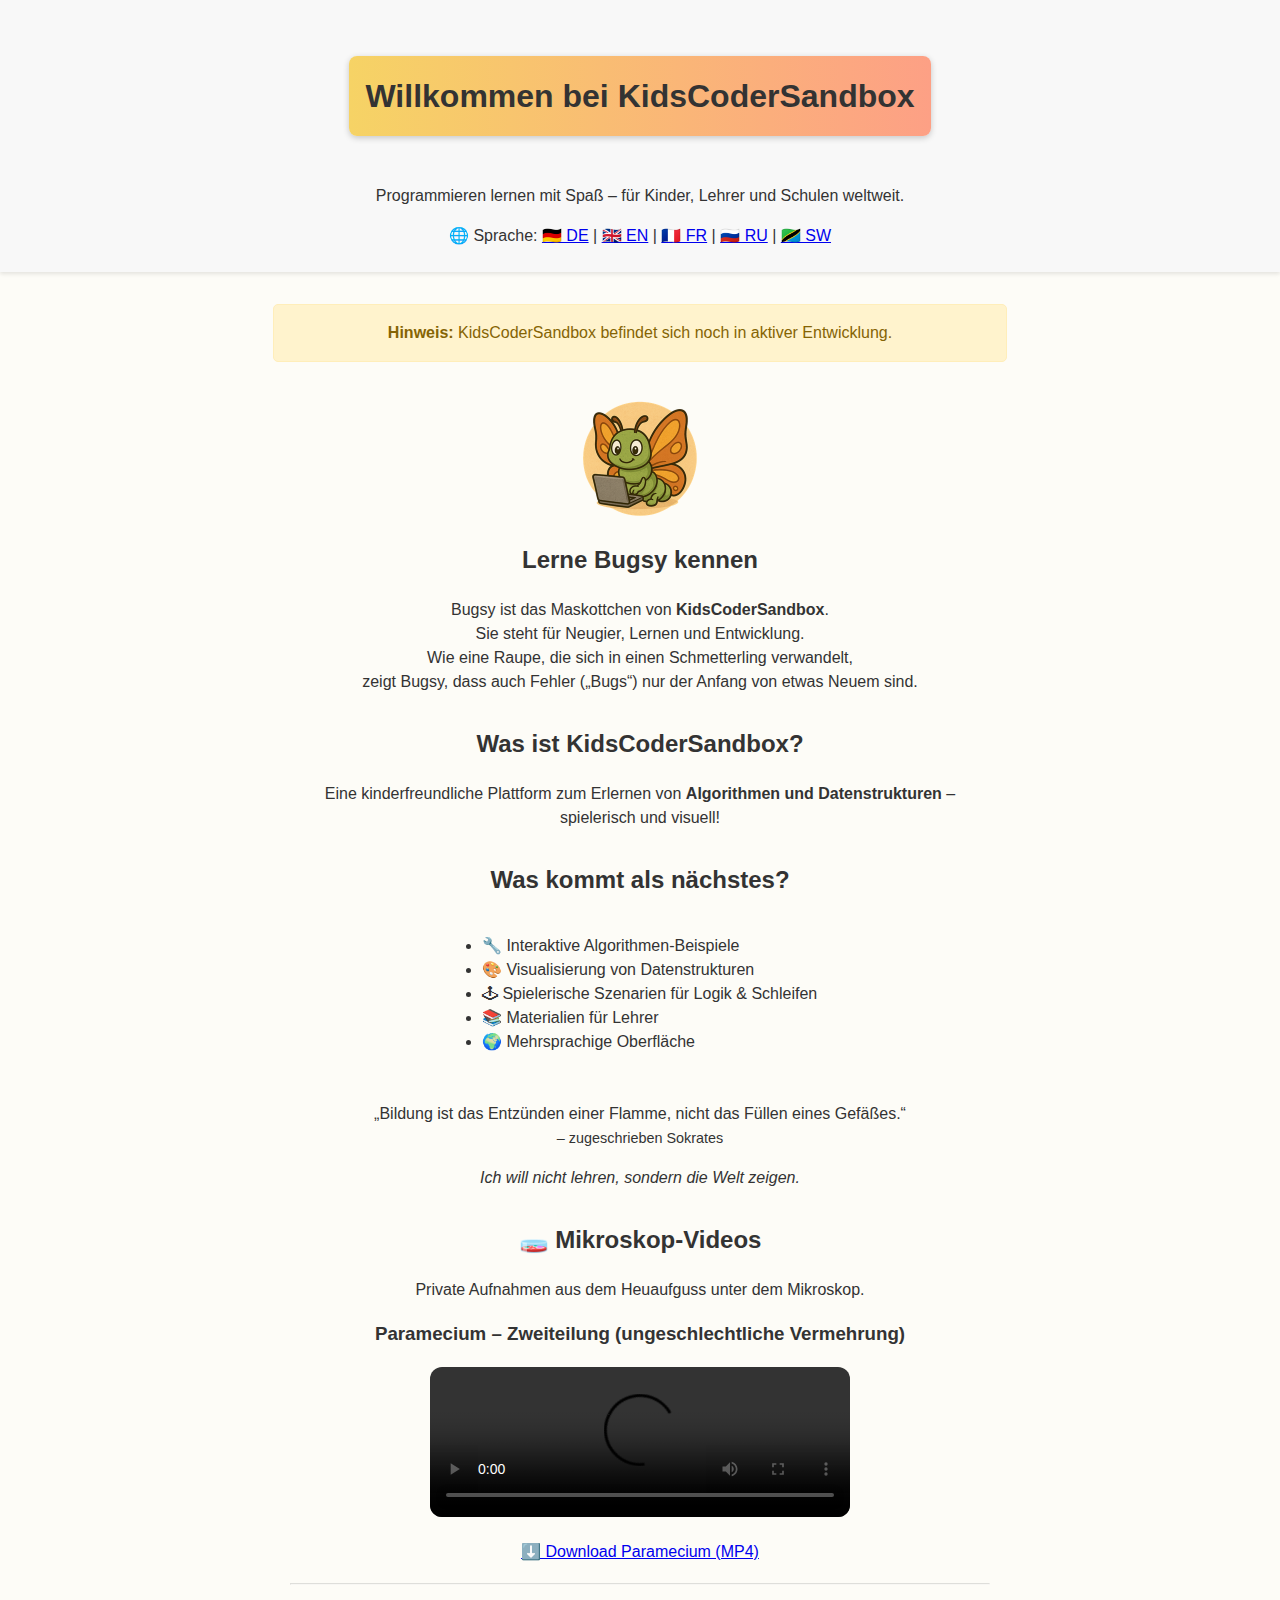
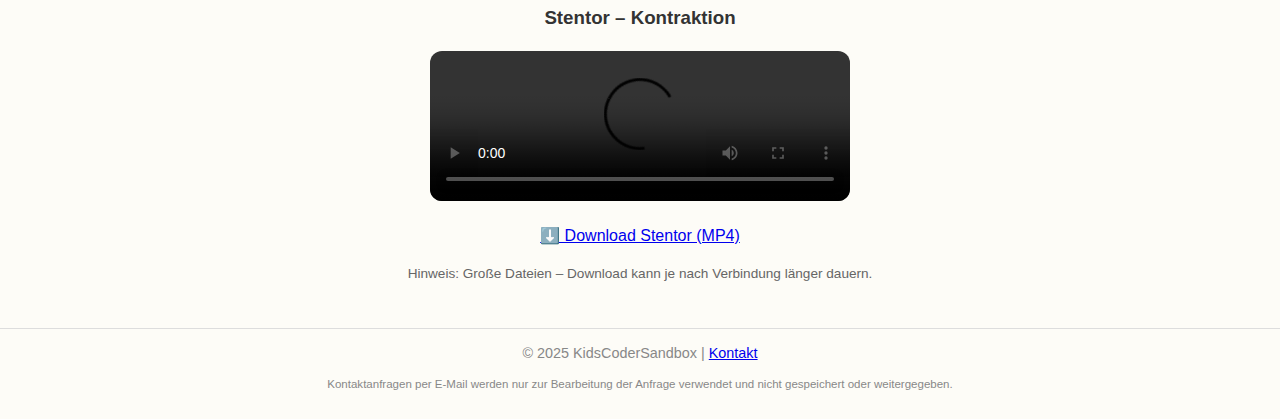
<file: index.html>
<!DOCTYPE html>
<html lang="de">
<head>
  <meta charset="utf-8">
  <title>KidsCoderSandbox</title>
  <meta name="viewport" content="width=device-width, initial-scale=1.0">
  <link rel="icon" href="bugsy_icon.ico">
  <link rel="icon" type="image/png" sizes="32x32" href="bugsy_icon_256x256.png">
  <link rel="stylesheet" href="style.css">
</head>
<body>
  <header>
    <h1>Willkommen bei KidsCoderSandbox</h1>
    <p>Programmieren lernen mit Spaß – für Kinder, Lehrer und Schulen weltweit.</p>
    <div style="margin-top: 0.5em;">
      🌐 Sprache: 
      <a href="index.html">🇩🇪 DE</a> | 
      <a href="index_en.html">🇬🇧 EN</a> | 
      <a href="index_fr.html">🇫🇷 FR</a> | 
      <a href="index_ru.html">🇷🇺 RU</a> | 
      <a href="index_sw.html">🇹🇿 SW</a>
    </div>
  </header>

  <section class="note">
    <strong>Hinweis:</strong> KidsCoderSandbox befindet sich noch in aktiver Entwicklung.
  </section>

  <section>
    <img src="bugsy_icon_256x256.png" alt="Bugsy" width="128">
    <h2>Lerne Bugsy kennen</h2>
    <p>Bugsy ist das Maskottchen von <strong>KidsCoderSandbox</strong>.<br>
    Sie steht für Neugier, Lernen und Entwicklung.<br>
    Wie eine Raupe, die sich in einen Schmetterling verwandelt,<br>
    zeigt Bugsy, dass auch Fehler („Bugs“) nur der Anfang von etwas Neuem sind.</p>
  </section>

  <section>
    <h2>Was ist KidsCoderSandbox?</h2>
    <p>Eine kinderfreundliche Plattform zum Erlernen von <strong>Algorithmen und Datenstrukturen</strong> – spielerisch und visuell!</p>
  </section>

  <section>
    <h2>Was kommt als nächstes?</h2>
    <ul>
      <li>🔧 Interaktive Algorithmen-Beispiele</li>
      <li>🎨 Visualisierung von Datenstrukturen</li>
      <li>🕹 Spielerische Szenarien für Logik & Schleifen</li>
      <li>📚 Materialien für Lehrer</li>
      <li>🌍 Mehrsprachige Oberfläche</li>
    </ul>
  </section>

  <section>
    <blockquote>„Bildung ist das Entzünden einer Flamme, nicht das Füllen eines Gefäßes.“<br>
    <span style="font-size: 0.9em;">– zugeschrieben Sokrates</span></blockquote>
    <p><em>Ich will nicht lehren, sondern die Welt zeigen.</em></p>
  </section>

	<section>
	  <h2>🧫 Mikroskop-Videos</h2>
	  <p>Private Aufnahmen aus dem Heuaufguss unter dem Mikroskop.</p>

	  <h3>Paramecium – Zweiteilung (ungeschlechtliche Vermehrung)</h3>
	  <video controls preload="metadata"
			 style="max-width: 420px; width: 100%; border-radius: 12px;">
		<source src="https://github.com/mischakany/kidscodersandbox.github.io/releases/download/videos-2025-12/paramecium.mp4"
				type="video/mp4">
		Dein Browser unterstützt das Video-Tag nicht.
	  </video>
	  <p>
		<a href="https://github.com/mischakany/kidscodersandbox.github.io/releases/download/videos-2025-12/paramecium.mp4">
		  ⬇️ Download Paramecium (MP4)
		</a>
	  </p>

	  <hr style="margin: 1.2em 0; opacity: 0.3;">

	  <h3>Stentor – Kontraktion</h3>
	  <video controls preload="metadata"
			 style="max-width: 420px; width: 100%; border-radius: 12px;">
		<source src="https://github.com/mischakany/kidscodersandbox.github.io/releases/download/videos-2025-12/stentor_web.mp4"
				type="video/mp4">
		Dein Browser unterstützt das Video-Tag nicht.
	  </video>
	  <p>
		<a href="https://github.com/mischakany/kidscodersandbox.github.io/releases/download/videos-2025-12/stentor_web.mp4">
		  ⬇️ Download Stentor (MP4)
		</a>
	  </p>

	  <p style="font-size:0.85em; color:#666;">
		Hinweis: Große Dateien – Download kann je nach Verbindung länger dauern.
	  </p>
	</section>
 
  <footer>© 2025 KidsCoderSandbox | <a href="mailto:info@kidscodersandbox.org">Kontakt</a>
	<p style="font-size: 0.8em; color: #888;">Kontaktanfragen per E-Mail werden nur zur Bearbeitung der Anfrage verwendet und nicht gespeichert oder weitergegeben.</p>
  </footer>
</body>
</html>
</file>
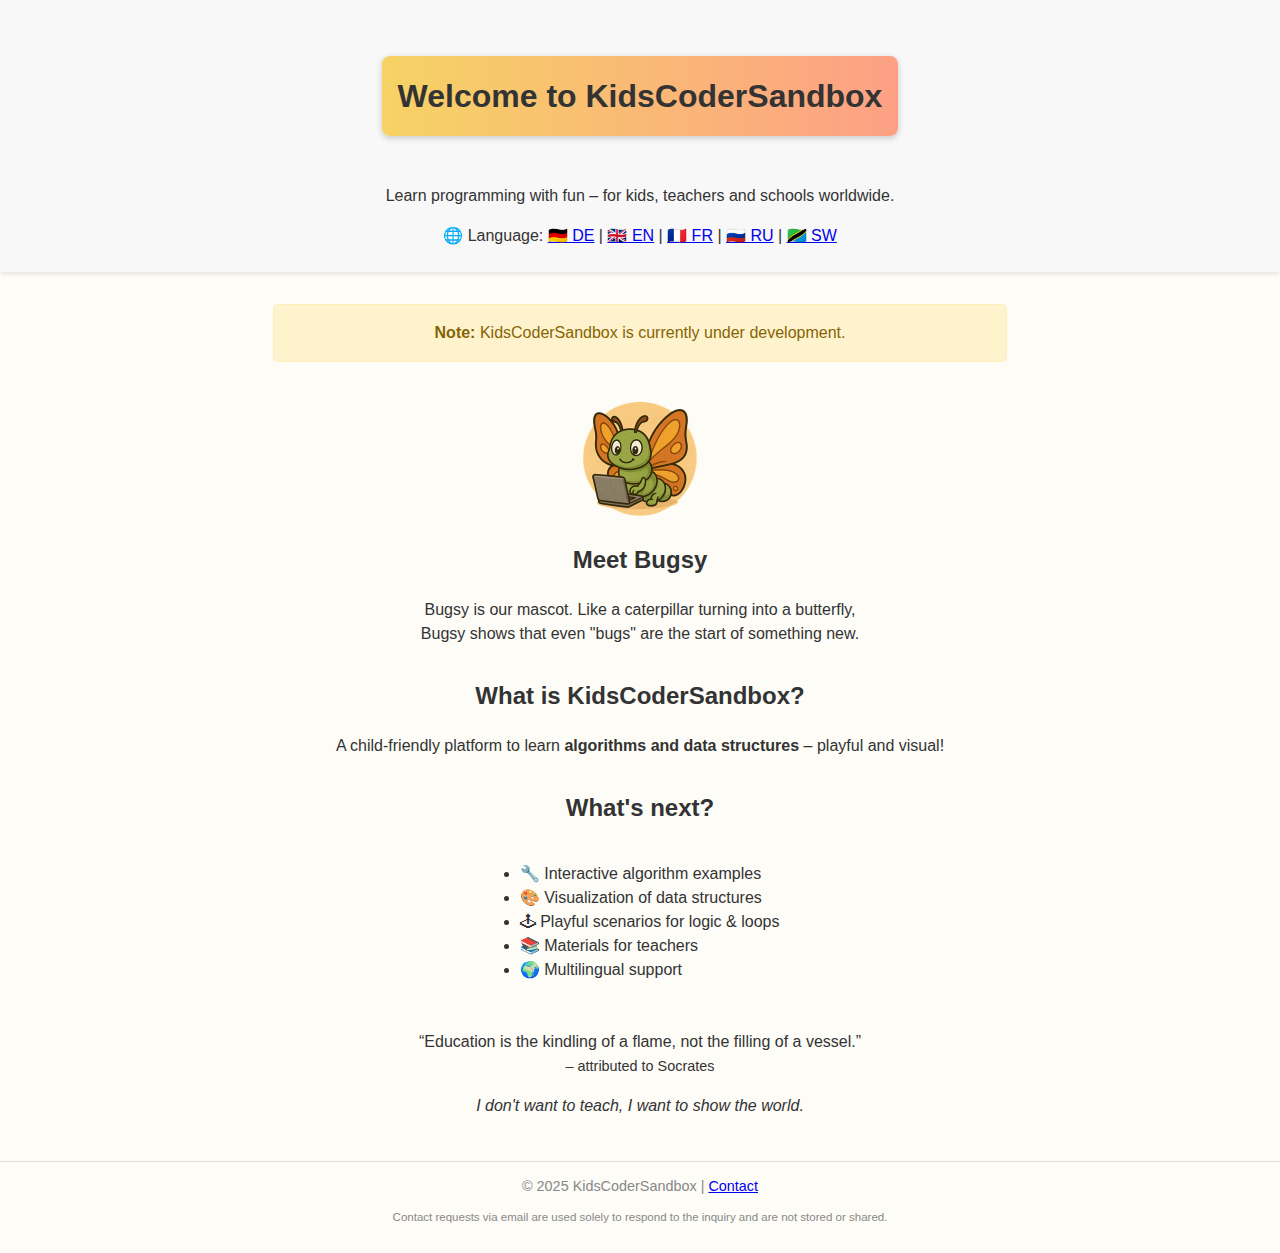
<file: index_en.html>
<!DOCTYPE html>
<html lang="en">
<head>
  <meta charset="utf-8">
  <title>KidsCoderSandbox</title>
  <meta name="viewport" content="width=device-width, initial-scale=1.0">
  <link rel="icon" href="bugsy_icon.ico">
  <link rel="stylesheet" href="style.css">
</head>
<body>
  <header>
    <h1>Welcome to KidsCoderSandbox</h1>
    <p>Learn programming with fun – for kids, teachers and schools worldwide.</p>
    <div style="margin-top: 0.5em;">
      🌐 Language: 
      <a href="index.html">🇩🇪 DE</a> | 
      <a href="index_en.html">🇬🇧 EN</a> | 
      <a href="index_fr.html">🇫🇷 FR</a> | 
      <a href="index_ru.html">🇷🇺 RU</a> | 
      <a href="index_sw.html">🇹🇿 SW</a>
    </div>
  </header>

  <section class="note"><strong>Note:</strong> KidsCoderSandbox is currently under development.</section>

  <section>
    <img src="bugsy_icon_256x256.png" width="128">
    <h2>Meet Bugsy</h2>
    <p>Bugsy is our mascot. Like a caterpillar turning into a butterfly,<br> Bugsy shows that even "bugs" are the start of something new.</p>
  </section>

  <section>
    <h2>What is KidsCoderSandbox?</h2>
    <p>A child-friendly platform to learn <strong>algorithms and data structures</strong> – playful and visual!</p>
  </section>

  <section>
    <h2>What's next?</h2>
    <ul>
      <li>🔧 Interactive algorithm examples</li>
      <li>🎨 Visualization of data structures</li>
      <li>🕹 Playful scenarios for logic & loops</li>
      <li>📚 Materials for teachers</li>
      <li>🌍 Multilingual support</li>
    </ul>
  </section>

  <section>
    <blockquote>“Education is the kindling of a flame, not the filling of a vessel.”<br>
    <span style="font-size: 0.9em;">– attributed to Socrates</span></blockquote>
    <p><em>I don't want to teach, I want to show the world.</em></p>
  </section>

  <footer>© 2025 KidsCoderSandbox | <a href="mailto:info@kidscodersandbox.org">Contact</a>
	<p style="font-size: 0.8em; color: #888;">Contact requests via email are used solely to respond to the inquiry and are not stored or shared.</p>
  </footer>
</body>
</html>
</file>
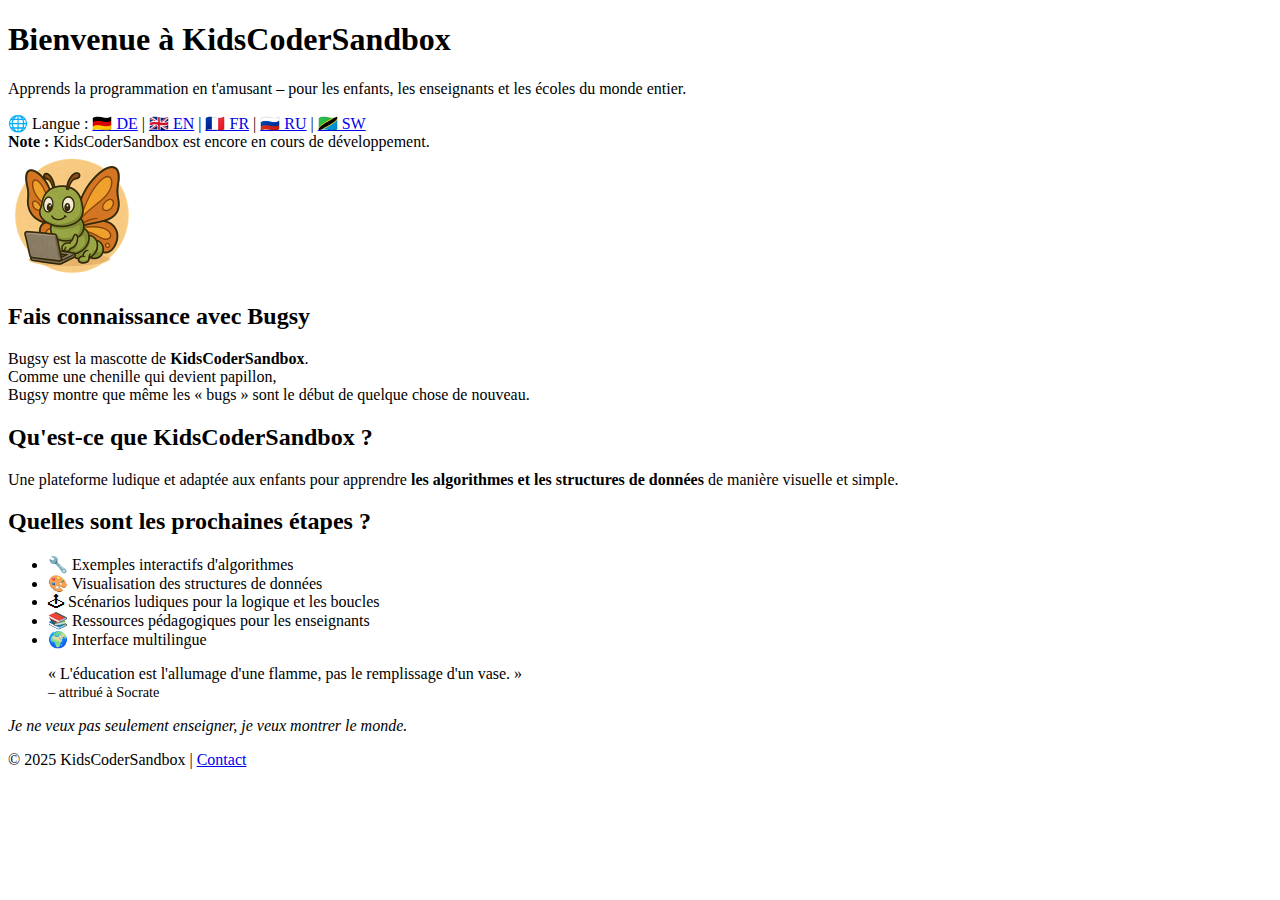
<file: index_fr.html>
<!DOCTYPE html>
<html lang="fr">
<head>
  <meta charset="utf-8">
  <title>KidsCoderSandbox</title>
  <meta name="viewport" content="width=device-width, initial-scale=1.0">
  <link rel="icon" href="bugsy_icon.ico">
  <style>/* identisches CSS wie DE-Version */</style>
</head>
<body>
  <header>
    <h1>Bienvenue à KidsCoderSandbox</h1>
    <p>Apprends la programmation en t'amusant – pour les enfants, les enseignants et les écoles du monde entier.</p>
    <div style="margin-top: 0.5em;">
      🌐 Langue :
      <a href="index.html">🇩🇪 DE</a> | 
      <a href="index_en.html">🇬🇧 EN</a> | 
      <a href="index_fr.html">🇫🇷 FR</a> | 
      <a href="index_ru.html">🇷🇺 RU</a> | 
      <a href="index_sw.html">🇹🇿 SW</a>
    </div>
  </header>

  <section class="note">
    <strong>Note :</strong> KidsCoderSandbox est encore en cours de développement.
  </section>

  <section>
    <img src="bugsy_icon_256x256.png" width="128">
    <h2>Fais connaissance avec Bugsy</h2>
    <p>Bugsy est la mascotte de <strong>KidsCoderSandbox</strong>.<br>
    Comme une chenille qui devient papillon,<br>
    Bugsy montre que même les « bugs » sont le début de quelque chose de nouveau.</p>
  </section>

  <section>
    <h2>Qu'est-ce que KidsCoderSandbox ?</h2>
    <p>Une plateforme ludique et adaptée aux enfants pour apprendre <strong>les algorithmes et les structures de données</strong> de manière visuelle et simple.</p>
  </section>

  <section>
    <h2>Quelles sont les prochaines étapes ?</h2>
    <ul>
      <li>🔧 Exemples interactifs d'algorithmes</li>
      <li>🎨 Visualisation des structures de données</li>
      <li>🕹 Scénarios ludiques pour la logique et les boucles</li>
      <li>📚 Ressources pédagogiques pour les enseignants</li>
      <li>🌍 Interface multilingue</li>
    </ul>
  </section>

  <section>
    <blockquote>« L'éducation est l'allumage d'une flamme, pas le remplissage d'un vase. »<br>
    <span style="font-size: 0.9em;">– attribué à Socrate</span></blockquote>
    <p><em>Je ne veux pas seulement enseigner, je veux montrer le monde.</em></p>
  </section>

  <footer>© 2025 KidsCoderSandbox | <a href="mailto:info@kidscodersandbox.org">Contact</a></footer>
</body>
</html>
</file>
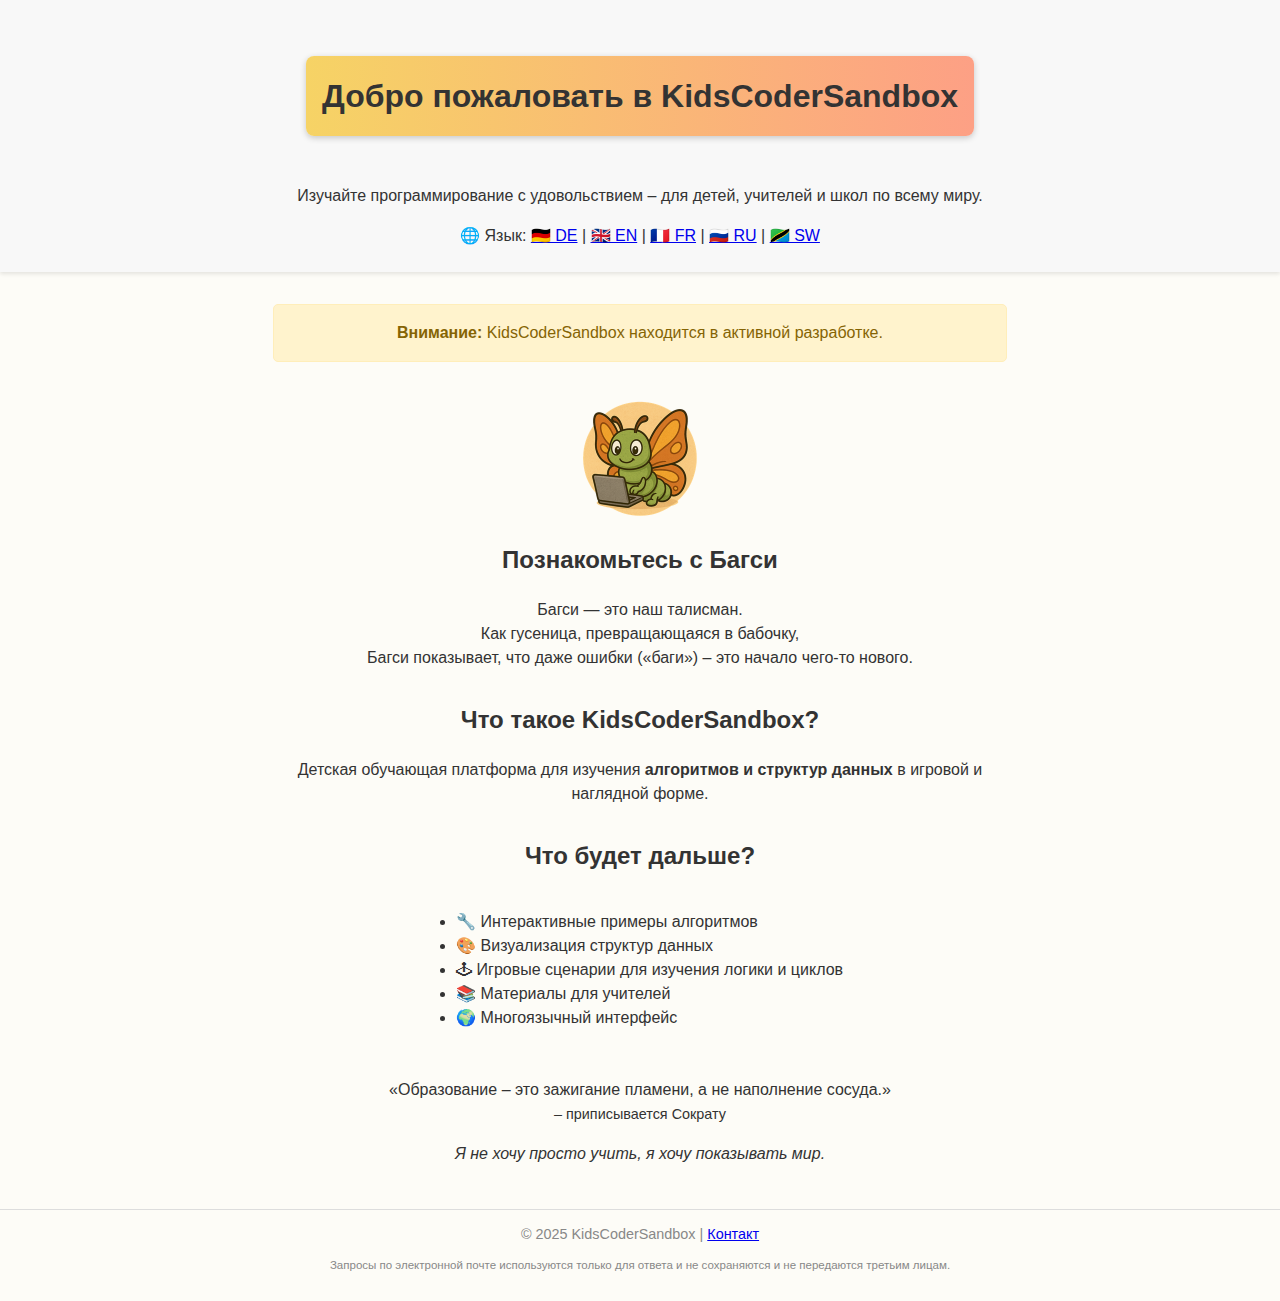
<file: index_ru.html>
<!DOCTYPE html>
<html lang="ru">
<head>
  <meta charset="utf-8">
  <title>KidsCoderSandbox</title>
  <meta name="viewport" content="width=device-width, initial-scale=1.0">
  <link rel="icon" href="bugsy_icon.ico">
  <link rel="stylesheet" href="style.css">
</head>
<body>
  <header>
    <h1>Добро пожаловать в KidsCoderSandbox</h1>
    <p>Изучайте программирование с удовольствием – для детей, учителей и школ по всему миру.</p>
    <div style="margin-top: 0.5em;">
      🌐 Язык:
      <a href="index.html">🇩🇪 DE</a> | 
      <a href="index_en.html">🇬🇧 EN</a> | 
      <a href="index_fr.html">🇫🇷 FR</a> | 
      <a href="index_ru.html">🇷🇺 RU</a> | 
      <a href="index_sw.html">🇹🇿 SW</a>
    </div>
  </header>

  <section class="note">
    <strong>Внимание:</strong> KidsCoderSandbox находится в активной разработке.
  </section>

  <section>
    <img src="bugsy_icon_256x256.png" width="128">
    <h2>Познакомьтесь с Багси</h2>
    <p>Багси — это наш талисман.<br>
    Как гусеница, превращающаяся в бабочку,<br>
    Багси показывает, что даже ошибки («баги») – это начало чего-то нового.</p>
  </section>

  <section>
    <h2>Что такое KidsCoderSandbox?</h2>
    <p>Детская обучающая платформа для изучения <strong>алгоритмов и структур данных</strong> в игровой и наглядной форме.</p>
  </section>

  <section>
    <h2>Что будет дальше?</h2>
    <ul>
      <li>🔧 Интерактивные примеры алгоритмов</li>
      <li>🎨 Визуализация структур данных</li>
      <li>🕹 Игровые сценарии для изучения логики и циклов</li>
      <li>📚 Материалы для учителей</li>
      <li>🌍 Многоязычный интерфейс</li>
    </ul>
  </section>

  <section>
    <blockquote>«Образование – это зажигание пламени, а не наполнение сосуда.»<br>
    <span style="font-size: 0.9em;">– приписывается Сократу</span></blockquote>
    <p><em>Я не хочу просто учить, я хочу показывать мир.</em></p>
  </section>

  <footer>© 2025 KidsCoderSandbox | <a href="mailto:info@kidscodersandbox.org">Контакт</a>
  <p style="font-size: 0.8em; color: #888;">Запросы по электронной почте используются только для ответа и не сохраняются и не передаются третьим лицам.</p>
  </footer>
</body>
</html>
</file>
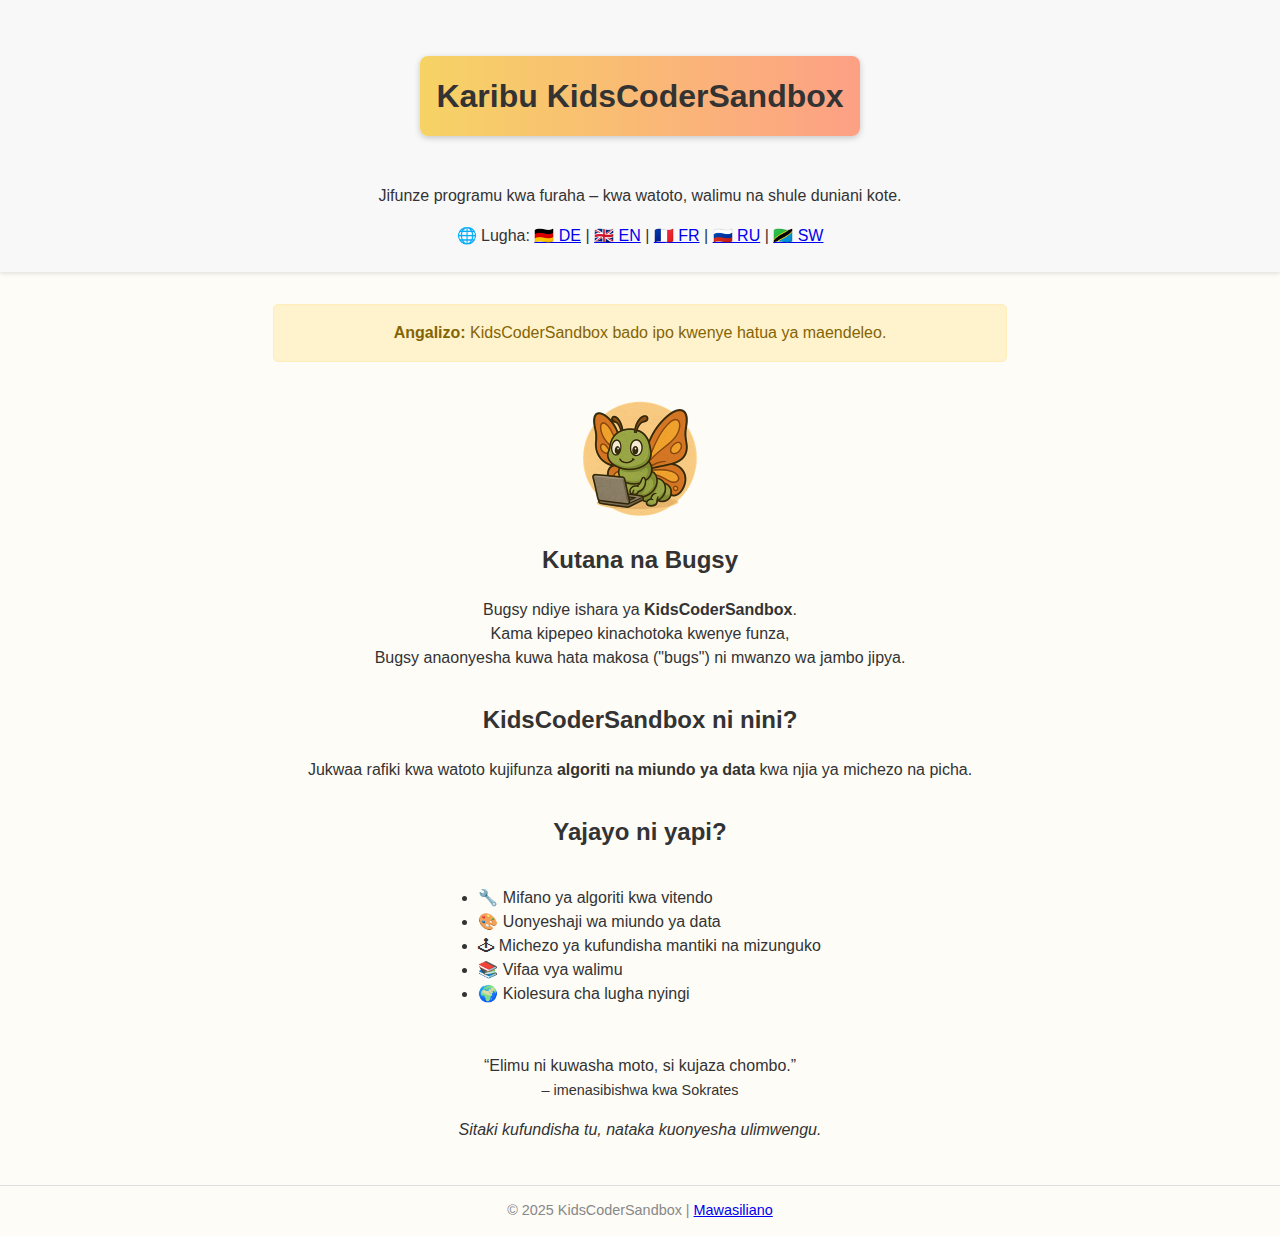
<file: index_sw.html>
<!DOCTYPE html>
<html lang="sw">
<head>
  <meta charset="utf-8">
  <title>KidsCoderSandbox</title>
  <meta name="viewport" content="width=device-width, initial-scale=1.0">
  <link rel="icon" href="bugsy_icon.ico">
  <link rel="stylesheet" href="style.css">
</head>
<body>
  <header>
    <h1>Karibu KidsCoderSandbox</h1>
    <p>Jifunze programu kwa furaha – kwa watoto, walimu na shule duniani kote.</p>
    <div style="margin-top: 0.5em;">
      🌐 Lugha:
      <a href="index.html">🇩🇪 DE</a> | 
      <a href="index_en.html">🇬🇧 EN</a> | 
      <a href="index_fr.html">🇫🇷 FR</a> | 
      <a href="index_ru.html">🇷🇺 RU</a> | 
      <a href="index_sw.html">🇹🇿 SW</a>
    </div>
  </header>

  <section class="note">
    <strong>Angalizo:</strong> KidsCoderSandbox bado ipo kwenye hatua ya maendeleo.
  </section>

  <section>
    <img src="bugsy_icon_256x256.png" width="128">
    <h2>Kutana na Bugsy</h2>
    <p>Bugsy ndiye ishara ya <strong>KidsCoderSandbox</strong>.<br>
    Kama kipepeo kinachotoka kwenye funza,<br>
    Bugsy anaonyesha kuwa hata makosa ("bugs") ni mwanzo wa jambo jipya.</p>
  </section>

  <section>
    <h2>KidsCoderSandbox ni nini?</h2>
    <p>Jukwaa rafiki kwa watoto kujifunza <strong>algoriti na miundo ya data</strong> kwa njia ya michezo na picha.</p>
  </section>

  <section>
    <h2>Yajayo ni yapi?</h2>
    <ul>
      <li>🔧 Mifano ya algoriti kwa vitendo</li>
      <li>🎨 Uonyeshaji wa miundo ya data</li>
      <li>🕹 Michezo ya kufundisha mantiki na mizunguko</li>
      <li>📚 Vifaa vya walimu</li>
      <li>🌍 Kiolesura cha lugha nyingi</li>
    </ul>
  </section>

  <section>
    <blockquote>“Elimu ni kuwasha moto, si kujaza chombo.”<br>
    <span style="font-size: 0.9em;">– imenasibishwa kwa Sokrates</span></blockquote>
    <p><em>Sitaki kufundisha tu, nataka kuonyesha ulimwengu.</em></p>
  </section>

  <footer>© 2025 KidsCoderSandbox | <a href="mailto:info@kidscodersandbox.org">Mawasiliano</a></footer>
</body>
</html>
</file>
<file: style.css>
h1 {
  text-align: center;
  margin: 1em 0;
  padding: 0.5em;
  background: linear-gradient(90deg, #f6d365 0%, #fda085 100%);
  color: #333;
  border-radius: 8px;
  display: inline-block;
  font-size: 2em;
  box-shadow: 0 2px 6px rgba(0, 0, 0, 0.2);
}

body {
  font-family: sans-serif;
  color: #333;
  margin: 0;
  text-align: center;
  line-height: 1.5;
  background-color: #fdfcf7;
}

header {
  background: #f8f8f8;
  padding: 1.5em 0;
  box-shadow: 0 2px 4px rgba(0,0,0,0.1);
}

section {
  max-width: 700px;
  margin: 2em auto;
  padding: 0 1em;
}

img {
  display: block;
  margin: 0 auto 1em;
}

.note {
  background: #fff3cd;
  color: #856404;
  border: 1px solid #ffeeba;
  padding: 1em;
  border-radius: 5px;
  margin-bottom: 2em;
}

footer {
  margin-top: 3em;
  padding: 1em;
  font-size: 0.9em;
  color: #888;
  border-top: 1px solid #ddd;
}

ul {
  text-align: left;
  display: inline-block;
  margin: 1em auto;
  padding-left: 1.2em;
}
</file>
